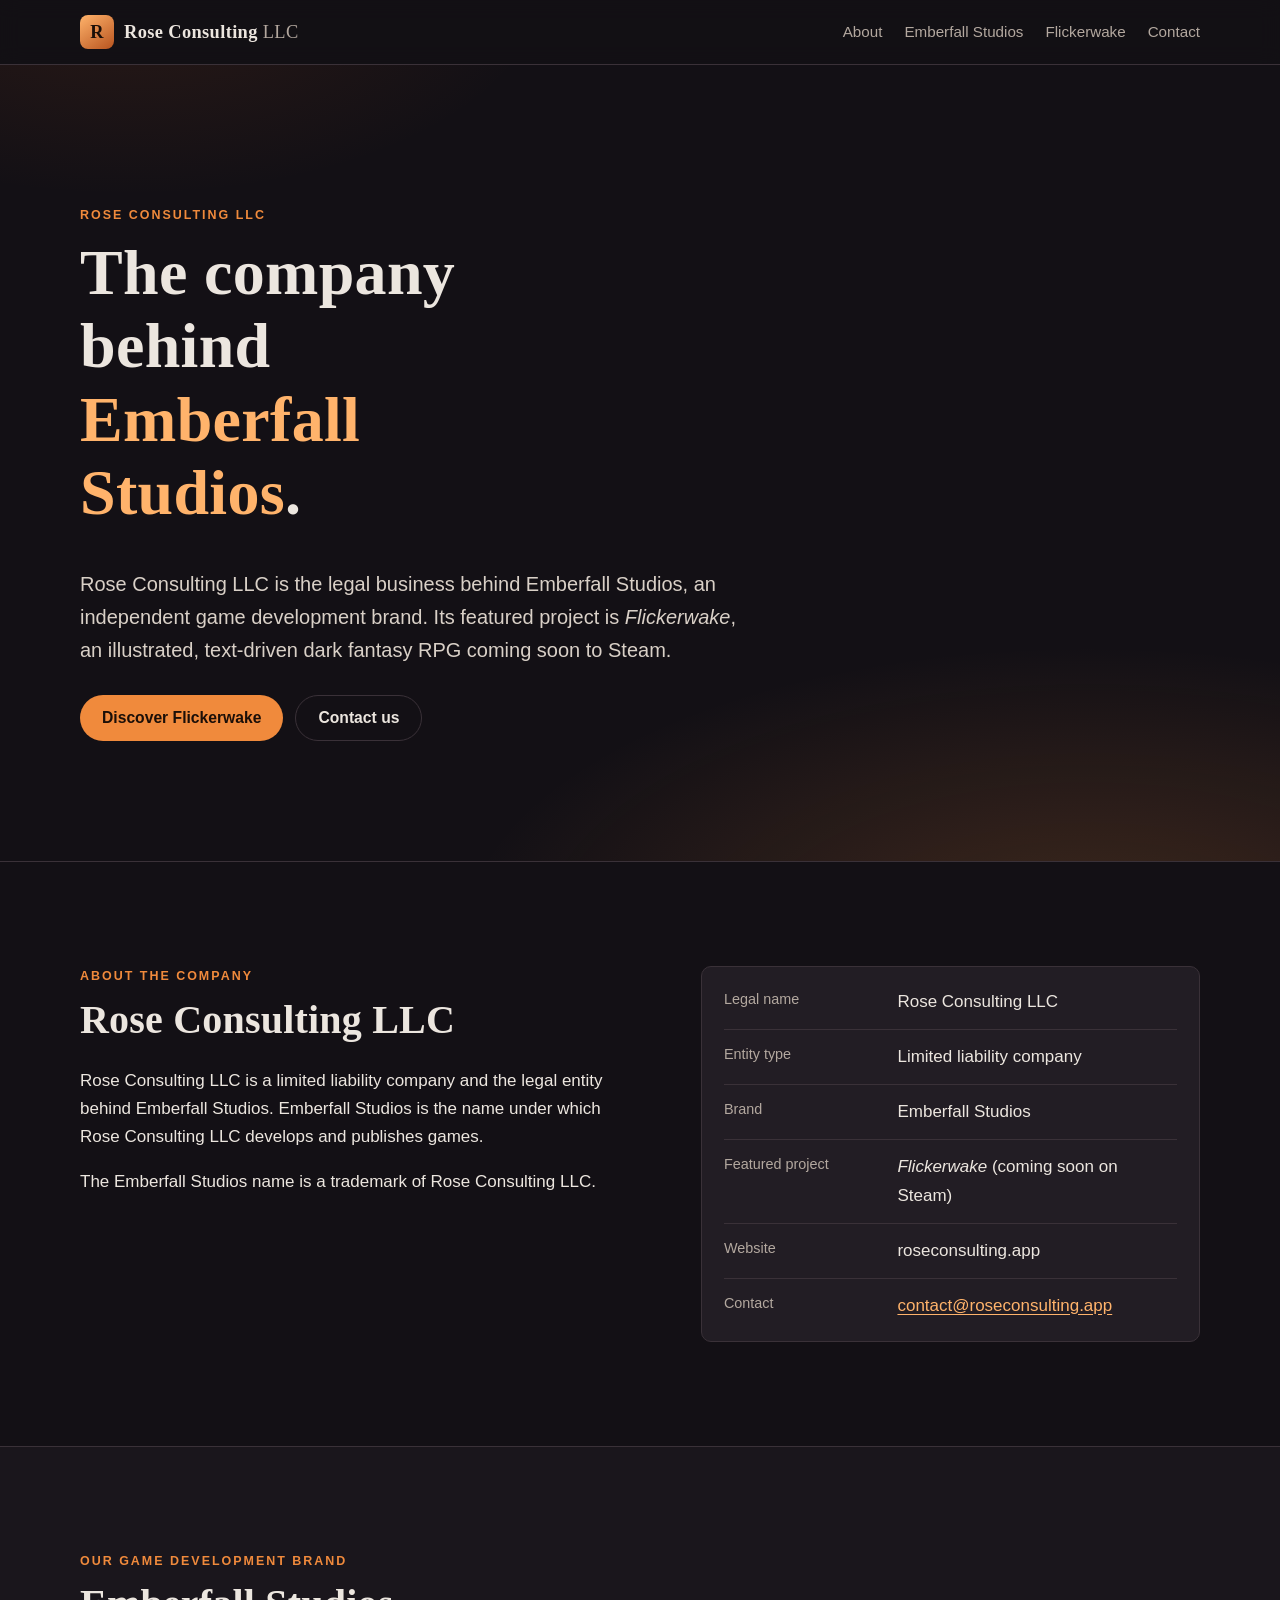
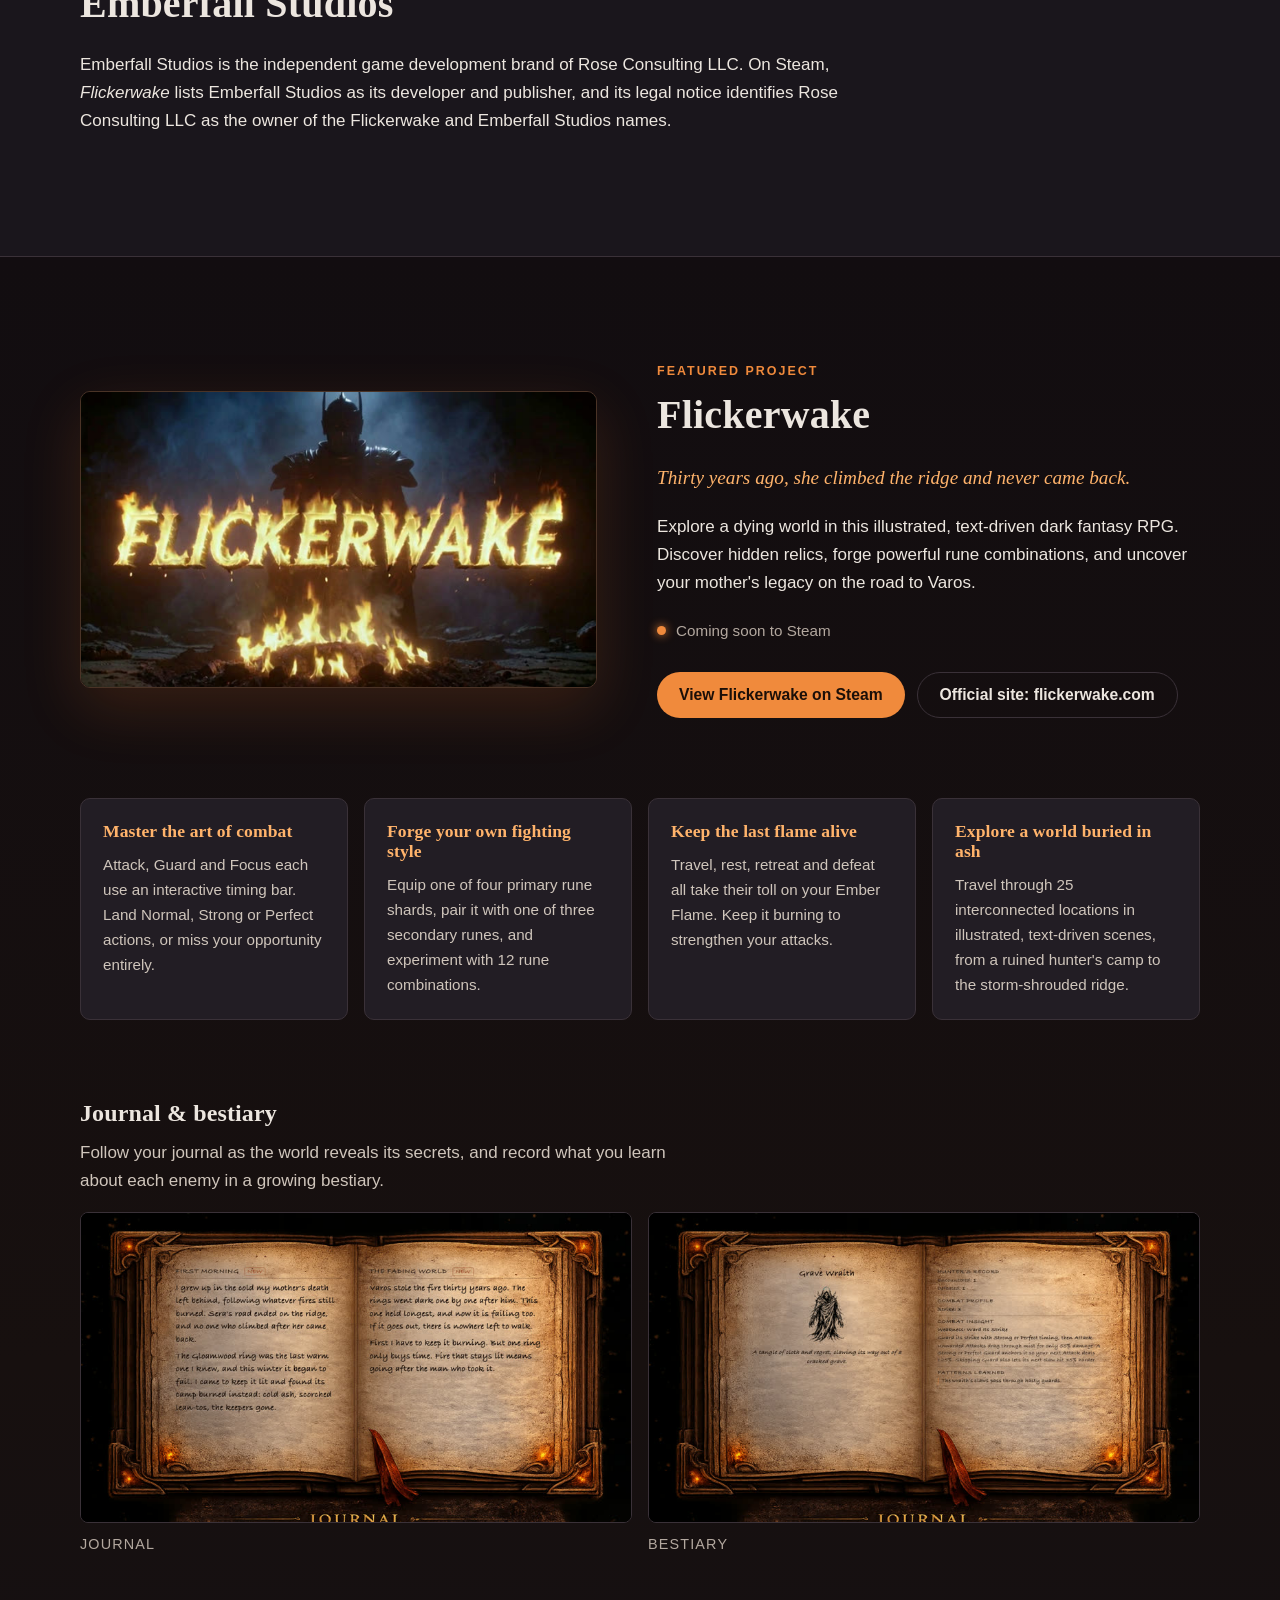
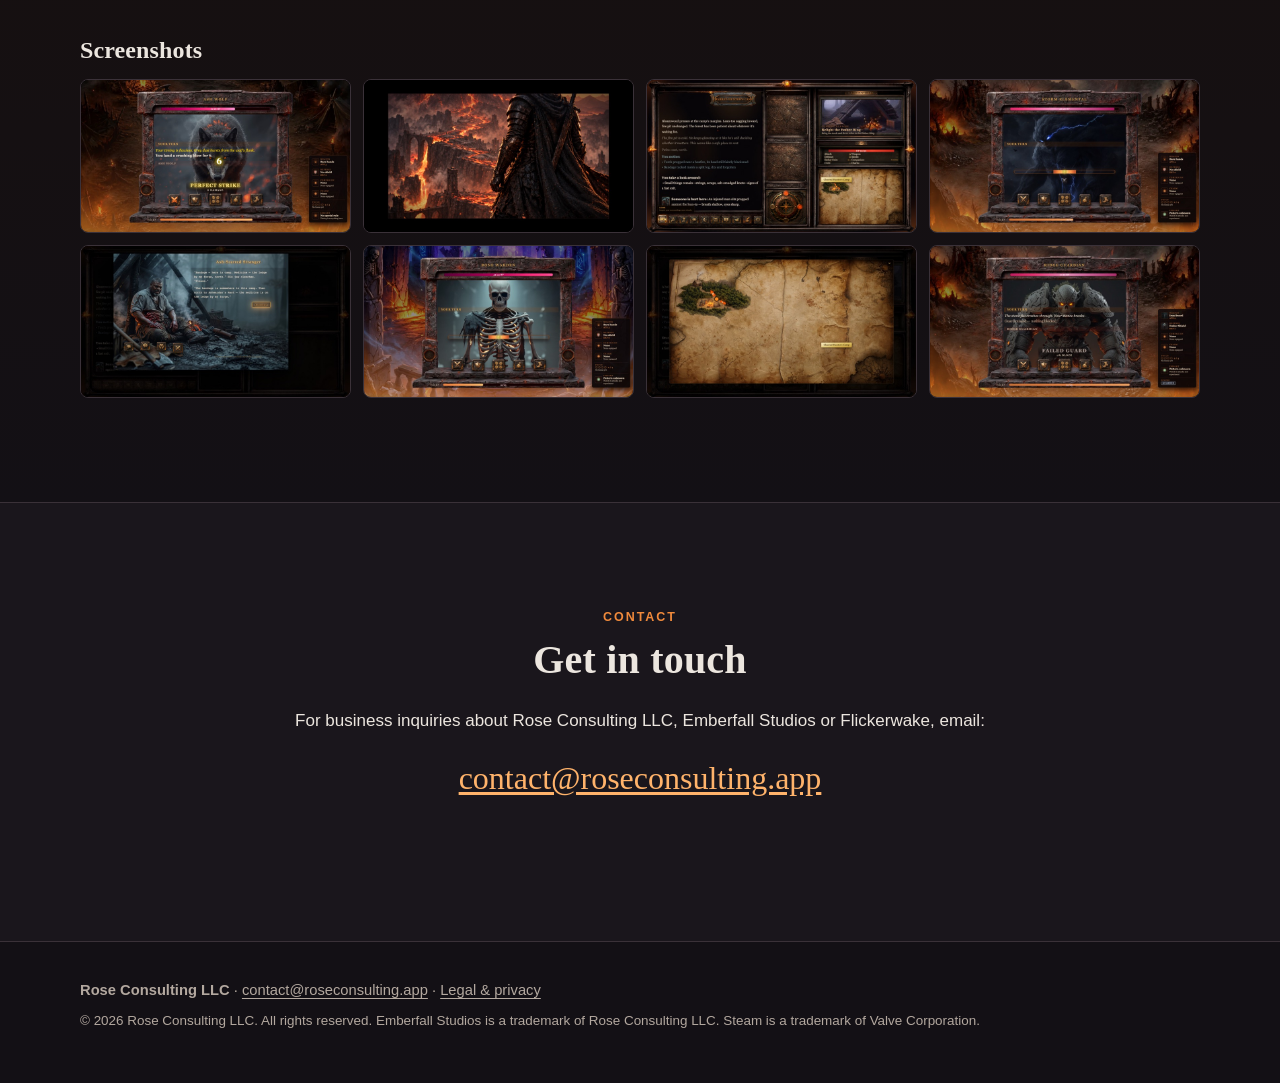
<file: index.html>
<!doctype html>
<html lang="en">
<head>
  <meta charset="utf-8">
  <meta name="viewport" content="width=device-width, initial-scale=1">
  <meta http-equiv="Content-Security-Policy" content="default-src 'none'; img-src 'self'; style-src 'self'; script-src 'self'; base-uri 'none'; form-action 'none'">
  <meta name="referrer" content="strict-origin-when-cross-origin">
  <title>Rose Consulting LLC — Emberfall Studios</title>
  <meta name="description" content="Rose Consulting LLC is the legal business behind Emberfall Studios, an independent game development brand, and its featured project Flickerwake.">
  <link rel="canonical" href="https://roseconsulting.app/">
  <meta property="og:type" content="website">
  <meta property="og:site_name" content="Rose Consulting LLC">
  <meta property="og:title" content="Rose Consulting LLC — Emberfall Studios · Featured: Flickerwake">
  <meta property="og:description" content="The legal business behind Emberfall Studios, an independent game development brand. Featured project: Flickerwake, coming soon to Steam.">
  <meta property="og:url" content="https://roseconsulting.app/">
  <meta property="og:image" content="https://roseconsulting.app/assets/img/flickerwake-capsule.jpg">
  <meta name="theme-color" content="#131015">
  <link rel="icon" href="/favicon.svg" type="image/svg+xml">
  <link rel="stylesheet" href="/assets/css/site.css">
  <script src="/assets/js/site.js" defer></script>
</head>
<body>
  <a class="skip-link" href="#main">Skip to content</a>

  <header class="site-header">
    <div class="wrap header-inner">
      <a class="wordmark" href="/" aria-label="Rose Consulting LLC, home">
        <span class="wordmark-mark" aria-hidden="true">R</span>
        <span class="wordmark-text">Rose Consulting <span class="wordmark-llc">LLC</span></span>
      </a>
      <nav class="site-nav" aria-label="Main">
        <a href="#about">About</a>
        <a href="#studios">Emberfall Studios</a>
        <a href="#flickerwake">Flickerwake</a>
        <a href="#contact">Contact</a>
      </nav>
    </div>
  </header>

  <main id="main">
    <section class="hero" aria-labelledby="hero-title">
      <div class="wrap">
        <p class="eyebrow">Rose Consulting LLC</p>
        <h1 id="hero-title">The company behind <span class="ember">Emberfall Studios</span>.</h1>
        <p class="lead">Rose Consulting LLC is the legal business behind Emberfall Studios, an independent game development brand. Its featured project is <em>Flickerwake</em>, an illustrated, text-driven dark fantasy RPG coming soon to Steam.</p>
        <div class="actions">
          <a class="btn btn-primary" href="#flickerwake">Discover Flickerwake</a>
          <a class="btn btn-ghost" href="#contact">Contact us</a>
        </div>
      </div>
    </section>

    <section id="about" class="section" aria-labelledby="about-title">
      <div class="wrap two-col">
        <div>
          <p class="eyebrow">About the company</p>
          <h2 id="about-title">Rose Consulting LLC</h2>
          <p>Rose Consulting LLC is a limited liability company and the legal entity behind Emberfall Studios. Emberfall Studios is the name under which Rose Consulting LLC develops and publishes games.</p>
          <p>The Emberfall Studios name is a trademark of Rose Consulting LLC.</p>
        </div>
        <dl class="facts" aria-label="Company details">
          <div><dt>Legal name</dt><dd>Rose Consulting LLC</dd></div>
          <div><dt>Entity type</dt><dd>Limited liability company</dd></div>
          <div><dt>Brand</dt><dd>Emberfall Studios</dd></div>
          <div><dt>Featured project</dt><dd><em>Flickerwake</em> (coming soon on Steam)</dd></div>
          <div><dt>Website</dt><dd>roseconsulting.app</dd></div>
          <div><dt>Contact</dt><dd><a href="mailto:contact@roseconsulting.app">contact@roseconsulting.app</a></dd></div>
        </dl>
      </div>
    </section>

    <section id="studios" class="section section-alt" aria-labelledby="studios-title">
      <div class="wrap"><div class="narrow">
        <p class="eyebrow">Our game development brand</p>
        <h2 id="studios-title">Emberfall Studios</h2>
        <p>Emberfall Studios is the independent game development brand of Rose Consulting LLC. On Steam, <em>Flickerwake</em> lists Emberfall Studios as its developer and publisher, and its legal notice identifies Rose Consulting LLC as the owner of the Flickerwake and Emberfall Studios names.</p>
      </div></div>
    </section>

    <section id="flickerwake" class="section game" aria-labelledby="game-title">
      <span id="emberfall"></span>
      <div class="wrap">
        <div class="game-intro">
          <img class="game-capsule" src="/assets/img/flickerwake-capsule.jpg" width="616" height="353" alt="Flickerwake key art: the Flickerwake title over an armored figure and a campfire.">
          <div>
            <p class="eyebrow">Featured project</p>
            <h2 id="game-title">Flickerwake</h2>
            <p class="tagline">Thirty years ago, she climbed the ridge and never came back.</p>
            <p>Explore a dying world in this illustrated, text-driven dark fantasy RPG. Discover hidden relics, forge powerful rune combinations, and uncover your mother's legacy on the road to Varos.</p>
            <p class="status"><span class="status-dot" aria-hidden="true"></span>Coming soon to Steam</p>
            <div class="actions">
              <a class="btn btn-primary" href="https://store.steampowered.com/app/4447800/Flickerwake/" rel="noopener">View Flickerwake on Steam</a>
              <a class="btn btn-ghost" href="https://flickerwake.com" rel="noopener">Official site: flickerwake.com</a>
            </div>
          </div>
        </div>

        <ul class="features" aria-label="Flickerwake features">
          <li>
            <h3>Master the art of combat</h3>
            <p>Attack, Guard and Focus each use an interactive timing bar. Land Normal, Strong or Perfect actions, or miss your opportunity entirely.</p>
          </li>
          <li>
            <h3>Forge your own fighting style</h3>
            <p>Equip one of four primary rune shards, pair it with one of three secondary runes, and experiment with 12 rune combinations.</p>
          </li>
          <li>
            <h3>Keep the last flame alive</h3>
            <p>Travel, rest, retreat and defeat all take their toll on your Ember Flame. Keep it burning to strengthen your attacks.</p>
          </li>
          <li>
            <h3>Explore a world buried in ash</h3>
            <p>Travel through 25 interconnected locations in illustrated, text-driven scenes, from a ruined hunter's camp to the storm-shrouded ridge.</p>
          </li>
        </ul>

        <h3 class="gallery-title">Journal &amp; bestiary</h3>
        <p class="gallery-lead">Follow your journal as the world reveals its secrets, and record what you learn about each enemy in a growing bestiary.</p>
        <ul class="gallery gallery-books" aria-label="Flickerwake journal and bestiary">
          <li><a href="/assets/img/shots/emberfall-journal-1600.jpg" data-caption="Alden's journal: the first entries of the journey."><img src="/assets/img/shots/emberfall-journal-800.jpg" width="800" height="450" loading="lazy" alt="Open journal with two handwritten entries, First Morning and The Fading World."></a><p class="book-caption">Journal</p></li>
          <li><a href="/assets/img/shots/emberfall-bestiary-1600.jpg" data-caption="Bestiary: the Grave Wraith, with its weakness discovered in battle."><img src="/assets/img/shots/emberfall-bestiary-800.jpg" width="800" height="450" loading="lazy" alt="Bestiary page for the Grave Wraith with a sketch, hunter's record and combat insight."></a><p class="book-caption">Bestiary</p></li>
        </ul>

        <h3 class="gallery-title">Screenshots</h3>
        <ul class="gallery" aria-label="Flickerwake screenshots">
          <li><a href="/assets/img/shots/emberfall-00-1600.jpg" data-caption="A Perfect Strike against the Ash Wolf."><img src="/assets/img/shots/emberfall-00-800.jpg" width="800" height="450" loading="lazy" alt="Battle against the Ash Wolf: a Perfect Strike lands for 6 damage."></a></li>
          <li><a href="/assets/img/shots/emberfall-09-1600.jpg" data-caption="An armored figure looks out over a burning valley."><img src="/assets/img/shots/emberfall-09-800.jpg" width="800" height="450" loading="lazy" alt="Illustration of an armored figure looking over a valley of lava and ruins."></a></li>
          <li><a href="/assets/img/shots/emberfall-05-1600.jpg" data-caption="Text-driven exploration with the map, journal and Ember Flame."><img src="/assets/img/shots/emberfall-05-800.jpg" width="800" height="450" loading="lazy" alt="Exploration screen with room description, compass, objective and map."></a></li>
          <li><a href="/assets/img/shots/emberfall-01-1600.jpg" data-caption="The Storm Elemental, with a timing bar in play."><img src="/assets/img/shots/emberfall-01-800.jpg" width="800" height="450" loading="lazy" alt="Battle against the Storm Elemental with the timing bar active."></a></li>
          <li><a href="/assets/img/shots/emberfall-08-1600.jpg" data-caption="Conversation with the Ash-Scarred Stranger."><img src="/assets/img/shots/emberfall-08-800.jpg" width="800" height="450" loading="lazy" alt="The wounded Ash-Scarred Stranger sitting by a campfire, with dialogue."></a></li>
          <li><a href="/assets/img/shots/emberfall-10-1600.jpg" data-caption="The Bone Warden."><img src="/assets/img/shots/emberfall-10-800.jpg" width="800" height="450" loading="lazy" alt="Battle against the Bone Warden, a towering skeleton."></a></li>
          <li><a href="/assets/img/shots/emberfall-07-1600.jpg" data-caption="The world map reveals itself as you explore."><img src="/assets/img/shots/emberfall-07-800.jpg" width="800" height="450" loading="lazy" alt="Parchment world map with the first region revealed."></a></li>
          <li><a href="/assets/img/shots/emberfall-11-1600.jpg" data-caption="The Ridge Guardian breaks a failed Guard."><img src="/assets/img/shots/emberfall-11-800.jpg" width="800" height="450" loading="lazy" alt="Battle against the stone Ridge Guardian after a failed Guard."></a></li>
        </ul>
      </div>
    </section>

    <section id="contact" class="section section-alt" aria-labelledby="contact-title">
      <div class="wrap narrow center">
        <p class="eyebrow">Contact</p>
        <h2 id="contact-title">Get in touch</h2>
        <p>For business inquiries about Rose Consulting LLC, Emberfall Studios or Flickerwake, email:</p>
        <p class="contact-email"><a href="mailto:contact@roseconsulting.app">contact@roseconsulting.app</a></p>
      </div>
    </section>
  </main>

  <footer class="site-footer">
    <div class="wrap footer-inner">
      <p><strong>Rose Consulting LLC</strong> · <a href="mailto:contact@roseconsulting.app">contact@roseconsulting.app</a> · <a href="/legal.html">Legal &amp; privacy</a></p>
      <p class="fine">© 2026 Rose Consulting LLC. All rights reserved. Emberfall Studios is a trademark of Rose Consulting LLC. Steam is a trademark of Valve Corporation.</p>
    </div>
  </footer>

  <dialog class="lightbox" aria-label="Screenshot viewer">
    <figure>
      <img alt="">
      <figcaption></figcaption>
    </figure>
    <button class="lb-btn lb-prev" type="button" aria-label="Previous screenshot">‹</button>
    <button class="lb-btn lb-next" type="button" aria-label="Next screenshot">›</button>
    <button class="lb-btn lb-close" type="button" aria-label="Close">×</button>
  </dialog>
</body>
</html>
</file>
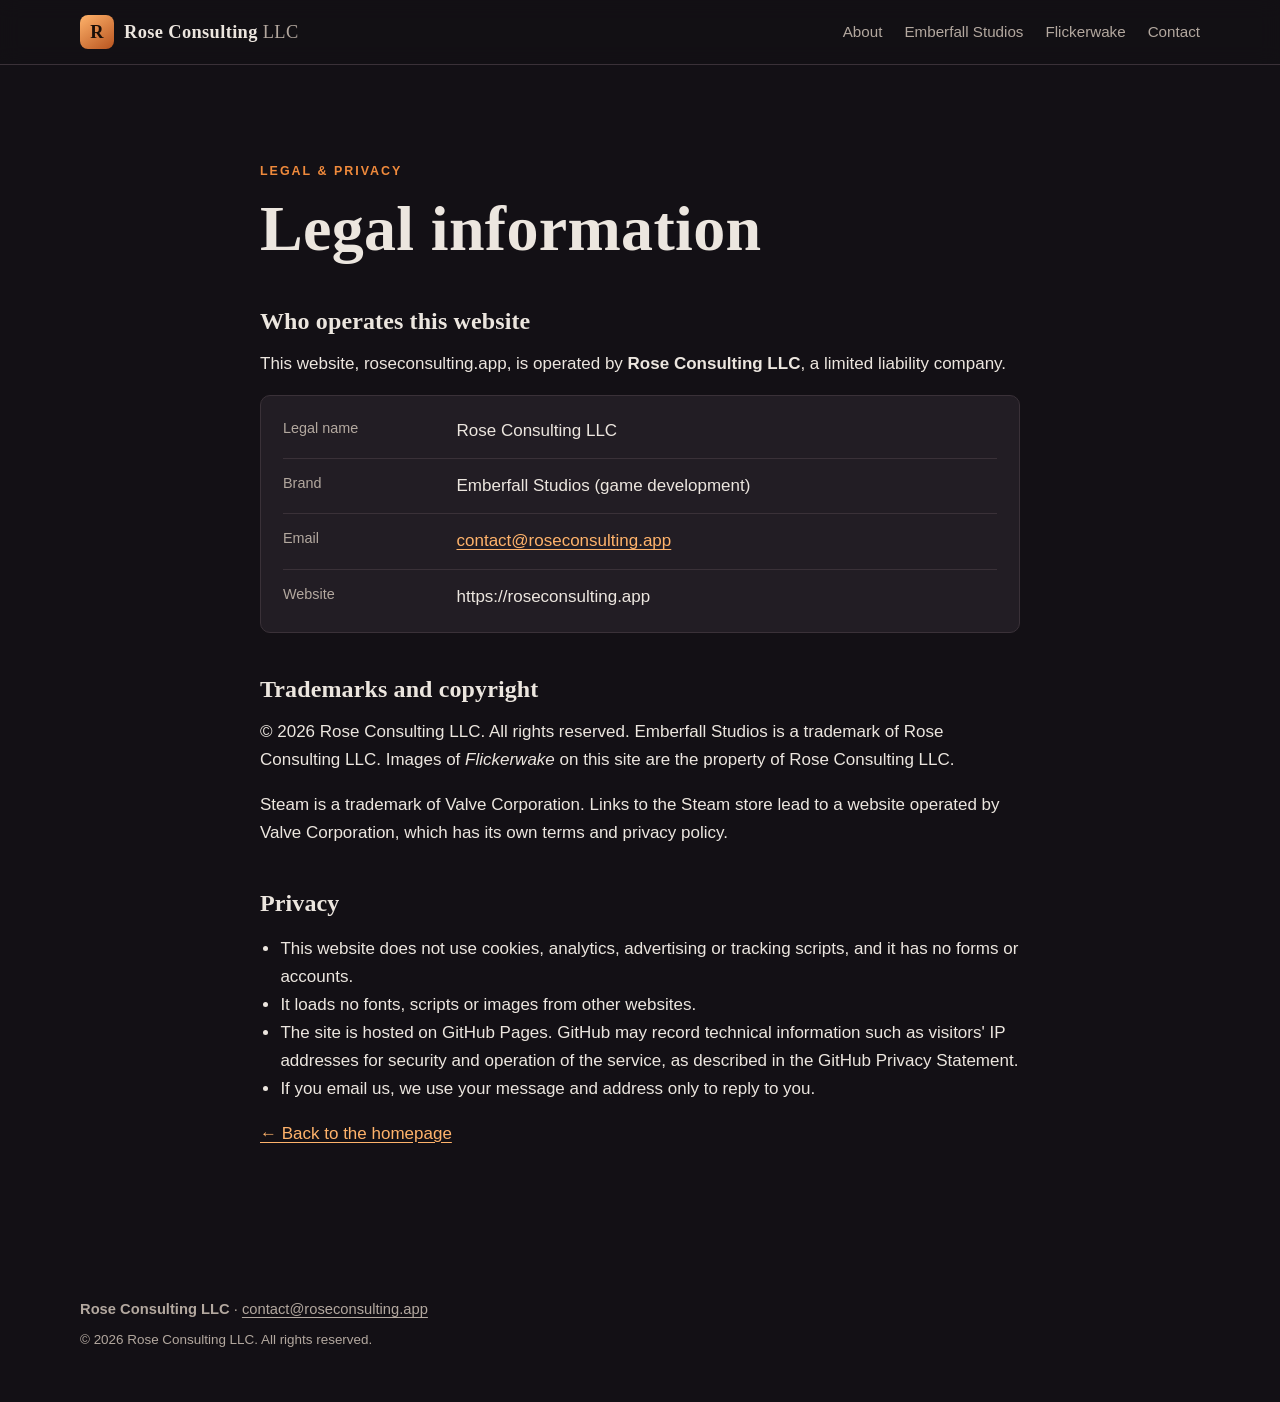
<file: legal.html>
<!doctype html>
<html lang="en">
<head>
  <meta charset="utf-8">
  <meta name="viewport" content="width=device-width, initial-scale=1">
  <meta http-equiv="Content-Security-Policy" content="default-src 'none'; img-src 'self'; style-src 'self'; script-src 'self'; base-uri 'none'; form-action 'none'">
  <meta name="referrer" content="strict-origin-when-cross-origin">
  <title>Legal &amp; privacy — Rose Consulting LLC</title>
  <meta name="description" content="Legal identification and privacy information for Rose Consulting LLC and Emberfall Studios.">
  <link rel="canonical" href="https://roseconsulting.app/legal.html">
  <meta name="theme-color" content="#131015">
  <link rel="icon" href="/favicon.svg" type="image/svg+xml">
  <link rel="stylesheet" href="/assets/css/site.css">
</head>
<body>
  <a class="skip-link" href="#main">Skip to content</a>

  <header class="site-header">
    <div class="wrap header-inner">
      <a class="wordmark" href="/" aria-label="Rose Consulting LLC, home">
        <span class="wordmark-mark" aria-hidden="true">R</span>
        <span class="wordmark-text">Rose Consulting <span class="wordmark-llc">LLC</span></span>
      </a>
      <nav class="site-nav" aria-label="Main">
        <a href="/#about">About</a>
        <a href="/#studios">Emberfall Studios</a>
        <a href="/#flickerwake">Flickerwake</a>
        <a href="/#contact">Contact</a>
      </nav>
    </div>
  </header>

  <main id="main" class="page">
    <div class="wrap narrow">
      <p class="eyebrow">Legal &amp; privacy</p>
      <h1>Legal information</h1>

      <h2>Who operates this website</h2>
      <p>This website, roseconsulting.app, is operated by <strong>Rose Consulting LLC</strong>, a limited liability company.</p>
      <dl class="facts">
        <div><dt>Legal name</dt><dd>Rose Consulting LLC</dd></div>
        <div><dt>Brand</dt><dd>Emberfall Studios (game development)</dd></div>
        <div><dt>Email</dt><dd><a href="mailto:contact@roseconsulting.app">contact@roseconsulting.app</a></dd></div>
        <div><dt>Website</dt><dd>https://roseconsulting.app</dd></div>
      </dl>

      <h2>Trademarks and copyright</h2>
      <p>© 2026 Rose Consulting LLC. All rights reserved. Emberfall Studios is a trademark of Rose Consulting LLC. Images of <em>Flickerwake</em> on this site are the property of Rose Consulting LLC.</p>
      <p>Steam is a trademark of Valve Corporation. Links to the Steam store lead to a website operated by Valve Corporation, which has its own terms and privacy policy.</p>

      <h2>Privacy</h2>
      <ul>
        <li>This website does not use cookies, analytics, advertising or tracking scripts, and it has no forms or accounts.</li>
        <li>It loads no fonts, scripts or images from other websites.</li>
        <li>The site is hosted on GitHub Pages. GitHub may record technical information such as visitors' IP addresses for security and operation of the service, as described in the GitHub Privacy Statement.</li>
        <li>If you email us, we use your message and address only to reply to you.</li>
      </ul>

      <p><a href="/">← Back to the homepage</a></p>
    </div>
  </main>

  <footer class="site-footer">
    <div class="wrap footer-inner">
      <p><strong>Rose Consulting LLC</strong> · <a href="mailto:contact@roseconsulting.app">contact@roseconsulting.app</a></p>
      <p class="fine">© 2026 Rose Consulting LLC. All rights reserved.</p>
    </div>
  </footer>
</body>
</html>
</file>
<file: assets/css/site.css>
/* Rose Consulting LLC — site styles. No external fonts or requests. */
:root {
  --bg: #131015;
  --bg-alt: #1a161c;
  --surface: #221d24;
  --line: #3a3138;
  --text: #ece6df;
  --muted: #b3a89f;
  --ember: #f08a3c;
  --ember-hi: #ffb36b;
  --ember-deep: #b8541f;
  --focus: #ffd59e;
  --radius: 10px;
  --wrap: 1120px;
  --serif: "Iowan Old Style", "Palatino Linotype", Palatino, "Book Antiqua", Georgia, serif;
  --sans: -apple-system, BlinkMacSystemFont, "Segoe UI", Roboto, "Helvetica Neue", Arial, sans-serif;
  color-scheme: dark;
}

*, *::before, *::after { box-sizing: border-box; }
html { scroll-behavior: smooth; -webkit-text-size-adjust: 100%; }
@media (prefers-reduced-motion: reduce) { html { scroll-behavior: auto; } }
body {
  margin: 0;
  background: var(--bg);
  color: var(--text);
  font: 17px/1.65 var(--sans);
  overflow-x: hidden;
}
img { max-width: 100%; height: auto; display: block; }
a { color: var(--ember-hi); text-underline-offset: 3px; }
a:hover { color: #ffd1a3; }
:focus-visible { outline: 2px solid var(--focus); outline-offset: 3px; border-radius: 4px; }

h1, h2, h3 { font-family: var(--serif); font-weight: 600; line-height: 1.15; margin: 0 0 .6em; letter-spacing: .005em; }
h1 { font-size: clamp(2.3rem, 6vw, 4rem); }
h2 { font-size: clamp(1.8rem, 3.6vw, 2.5rem); }
h3 { font-size: 1.2rem; }
p { margin: 0 0 1em; }

.wrap { width: min(var(--wrap), 100% - 32px); margin-inline: auto; }
.narrow { max-width: 760px; }
.center { text-align: center; }

.skip-link { position: absolute; left: -9999px; top: 8px; background: var(--surface); padding: 8px 14px; z-index: 10; }
.skip-link:focus { left: 16px; }

/* Header */
.site-header {
  position: sticky; top: 0; z-index: 5;
  background: rgba(19, 16, 21, .88);
  backdrop-filter: blur(10px);
  -webkit-backdrop-filter: blur(10px);
  border-bottom: 1px solid var(--line);
}
.header-inner { display: flex; align-items: center; justify-content: space-between; gap: 16px; min-height: 64px; flex-wrap: wrap; padding-block: 8px; }
.wordmark { display: inline-flex; align-items: center; gap: 10px; color: var(--text); text-decoration: none; }
.wordmark:hover { color: var(--text); }
.wordmark-mark {
  display: grid; place-items: center; width: 34px; height: 34px; border-radius: 8px;
  background: linear-gradient(145deg, var(--ember-hi), var(--ember-deep));
  color: #1b0f08; font: 700 1.15rem/1 var(--serif);
}
.wordmark-text { font: 600 1.15rem/1 var(--serif); letter-spacing: .02em; }
.wordmark-llc { color: var(--muted); font-weight: 400; }
.site-nav { display: flex; gap: 4px 22px; flex-wrap: wrap; }
.site-nav a { color: var(--muted); text-decoration: none; font-size: .95rem; padding: 6px 0; }
.site-nav a:hover { color: var(--text); }

/* Hero */
.hero {
  padding: clamp(72px, 12vw, 140px) 0 clamp(64px, 10vw, 120px);
  background:
    radial-gradient(900px 420px at 85% 110%, rgba(240, 138, 60, .20), transparent 70%),
    radial-gradient(600px 300px at 10% -10%, rgba(184, 84, 31, .14), transparent 70%);
  border-bottom: 1px solid var(--line);
}
.hero h1 { max-width: 15ch; }
.lead { font-size: clamp(1.05rem, 2.1vw, 1.25rem); color: #d9d0c7; max-width: 60ch; }
.ember { color: var(--ember-hi); }
.eyebrow { text-transform: uppercase; letter-spacing: .16em; font-size: .78rem; font-weight: 600; color: var(--ember); margin-bottom: .8em; }

.actions { display: flex; flex-wrap: wrap; gap: 12px; margin-top: 28px; }
.btn {
  display: inline-flex; align-items: center; justify-content: center;
  min-height: 46px; padding: 0 22px; border-radius: 999px;
  font-weight: 600; text-decoration: none; font-size: .98rem;
  transition: background-color .15s, color .15s, border-color .15s;
}
.btn-primary { background: var(--ember); color: #1b0f08; }
.btn-primary:hover { background: var(--ember-hi); color: #1b0f08; }
.btn-ghost { border: 1px solid var(--line); color: var(--text); }
.btn-ghost:hover { border-color: var(--muted); color: var(--text); }

/* Sections */
.section { padding: clamp(64px, 9vw, 104px) 0; }
.section-alt { background: var(--bg-alt); border-block: 1px solid var(--line); }
.two-col { display: grid; grid-template-columns: 1.1fr 1fr; gap: clamp(28px, 6vw, 72px); align-items: start; }

.facts { margin: 0; background: var(--surface); border: 1px solid var(--line); border-radius: var(--radius); padding: 8px 22px; }
.facts div { display: grid; grid-template-columns: 9.5em 1fr; gap: 12px; padding: 13px 0; border-bottom: 1px solid var(--line); }
.facts div:last-child { border-bottom: 0; }
.facts dt { color: var(--muted); font-size: .9rem; }
.facts dd { margin: 0; overflow-wrap: anywhere; }

/* Game */
.game { background: linear-gradient(180deg, #120d10, #17100f 60%, var(--bg)); }
.game-intro { display: grid; grid-template-columns: minmax(0, 1fr) minmax(0, 1.05fr); gap: clamp(28px, 5vw, 60px); align-items: center; }
.game-capsule { border-radius: var(--radius); border: 1px solid #4a3326; box-shadow: 0 20px 60px rgba(240, 120, 40, .16); width: 100%; }
.tagline { font-family: var(--serif); font-style: italic; font-size: 1.2rem; color: var(--ember-hi); }
.status { display: inline-flex; align-items: center; gap: 10px; color: var(--muted); font-size: .95rem; margin: 4px 0 0; }
.status-dot { width: 9px; height: 9px; border-radius: 50%; background: var(--ember); box-shadow: 0 0 10px var(--ember); }

.features { list-style: none; margin: clamp(48px, 7vw, 80px) 0 0; padding: 0; display: grid; grid-template-columns: repeat(4, minmax(0, 1fr)); gap: 16px; }
.features li { background: var(--surface); border: 1px solid var(--line); border-radius: var(--radius); padding: 22px; }
.features h3 { color: var(--ember-hi); font-size: 1.1rem; }
.features p { color: #cfc5bb; font-size: .95rem; margin: 0; }

.gallery-title { margin-top: clamp(48px, 7vw, 80px); font-size: 1.5rem; }
.gallery { list-style: none; margin: 0; padding: 0; display: grid; grid-template-columns: repeat(4, minmax(0, 1fr)); gap: 12px; }
.gallery a { display: block; border-radius: 8px; overflow: hidden; border: 1px solid var(--line); background: #000; }
.gallery img { aspect-ratio: 16 / 9; object-fit: cover; width: 100%; transition: transform .25s, opacity .25s; }
.gallery a:hover img { transform: scale(1.03); }
@media (prefers-reduced-motion: reduce) { .gallery img { transition: none; } .gallery a:hover img { transform: none; } }

.contact-email { font-family: var(--serif); font-size: clamp(1.35rem, 4.4vw, 2rem); margin-top: .4em; overflow-wrap: anywhere; }

/* Footer */
.site-footer { padding: 36px 0 44px; color: var(--muted); font-size: .92rem; }
.site-footer a { color: var(--muted); }
.site-footer a:hover { color: var(--text); }
.footer-inner p { margin: 0 0 .5em; }
.fine { font-size: .84rem; }

/* Legal page */
.page { padding: clamp(56px, 8vw, 96px) 0; }
.page h2 { font-size: 1.5rem; margin-top: 1.8em; }
.page ul { padding-left: 1.2em; }

/* Lightbox */
.lightbox { border: 0; padding: 0; background: transparent; max-width: 100vw; max-height: 100vh; width: 100vw; height: 100vh; margin: 0; }
.lightbox::backdrop { background: rgba(8, 6, 9, .92); }
.lightbox[open] { display: grid; place-items: center; }
.lightbox figure { margin: 0; padding: 56px 16px 16px; max-width: min(1600px, 100%); }
.lightbox img { max-height: calc(100vh - 140px); width: auto; margin: 0 auto; border-radius: 6px; }
.lightbox figcaption { text-align: center; color: var(--muted); margin-top: 12px; font-size: .95rem; }
.lb-btn {
  position: fixed; width: 46px; height: 46px; border-radius: 50%;
  border: 1px solid var(--line); background: rgba(34, 29, 36, .9); color: var(--text);
  font-size: 1.7rem; line-height: 1; cursor: pointer;
}
.lb-btn:hover { border-color: var(--muted); }
.lb-close { top: 12px; right: 16px; }
.lb-prev { left: 16px; top: 50%; transform: translateY(-50%); }
.lb-next { right: 16px; top: 50%; transform: translateY(-50%); }

/* Responsive */
@media (max-width: 960px) {
  .features { grid-template-columns: repeat(2, minmax(0, 1fr)); }
  .gallery { grid-template-columns: repeat(2, minmax(0, 1fr)); }
}
@media (max-width: 760px) {
  body { font-size: 16px; }
  .two-col, .game-intro { grid-template-columns: 1fr; }
  .site-nav { gap: 2px 16px; }
  .site-nav a { font-size: .9rem; }
  .facts div { grid-template-columns: 1fr; gap: 2px; }
  .lb-prev, .lb-next { top: auto; bottom: 16px; transform: none; }
  .lightbox figure { padding-bottom: 76px; }
}
@media (max-width: 520px) {
  .features { grid-template-columns: 1fr; }
  .actions .btn { flex: 1 1 100%; }
}
.center .actions { justify-content: center; }
section[id] { scroll-margin-top: 72px; }
.narrow:not(.wrap) { margin-inline: 0; }
@media (max-width: 760px) { section[id] { scroll-margin-top: 100px; } }
.gallery-lead { color: #cfc5bb; max-width: 62ch; margin-top: -.2em; }
.gallery-books { grid-template-columns: repeat(2, minmax(0, 1fr)); gap: 16px; }
.book-caption { margin: 10px 0 0; color: var(--muted); font-size: .9rem; letter-spacing: .08em; text-transform: uppercase; }
@media (max-width: 520px) { .gallery-books { grid-template-columns: 1fr; } }
</file>
